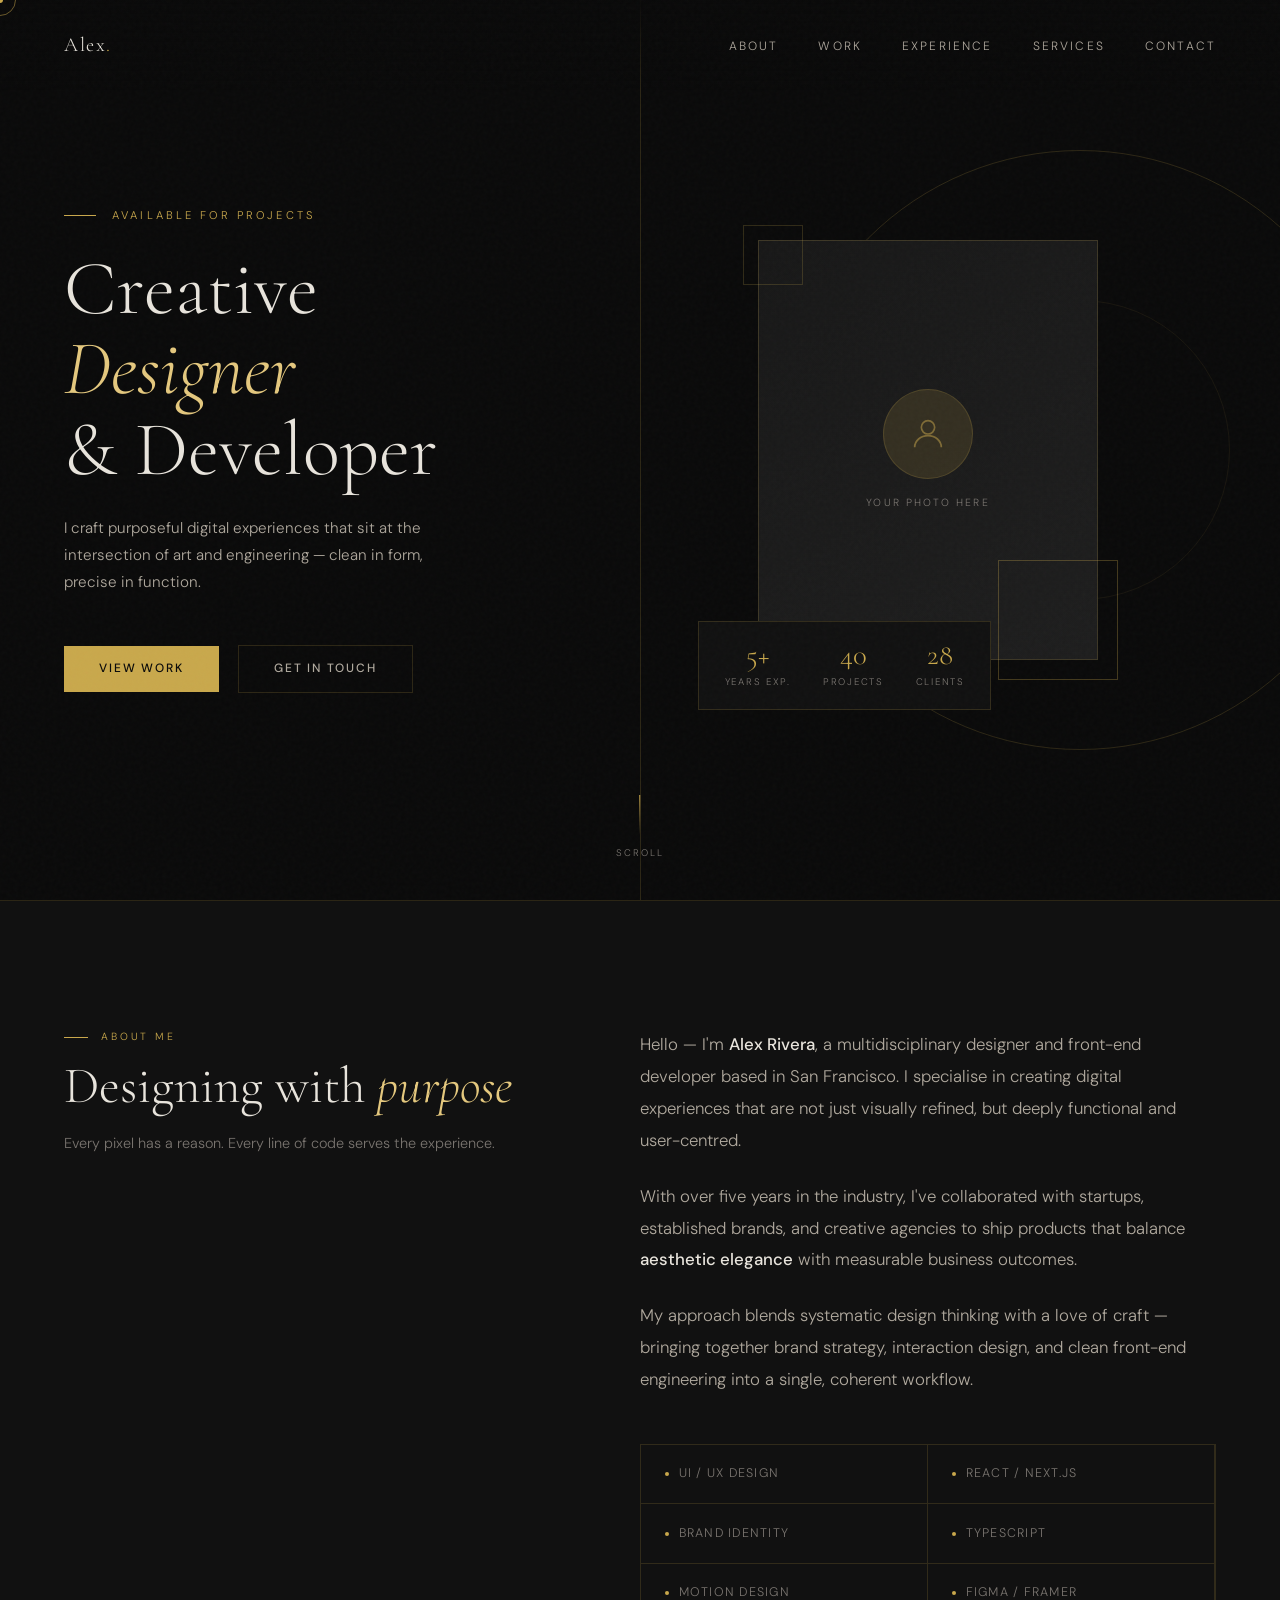
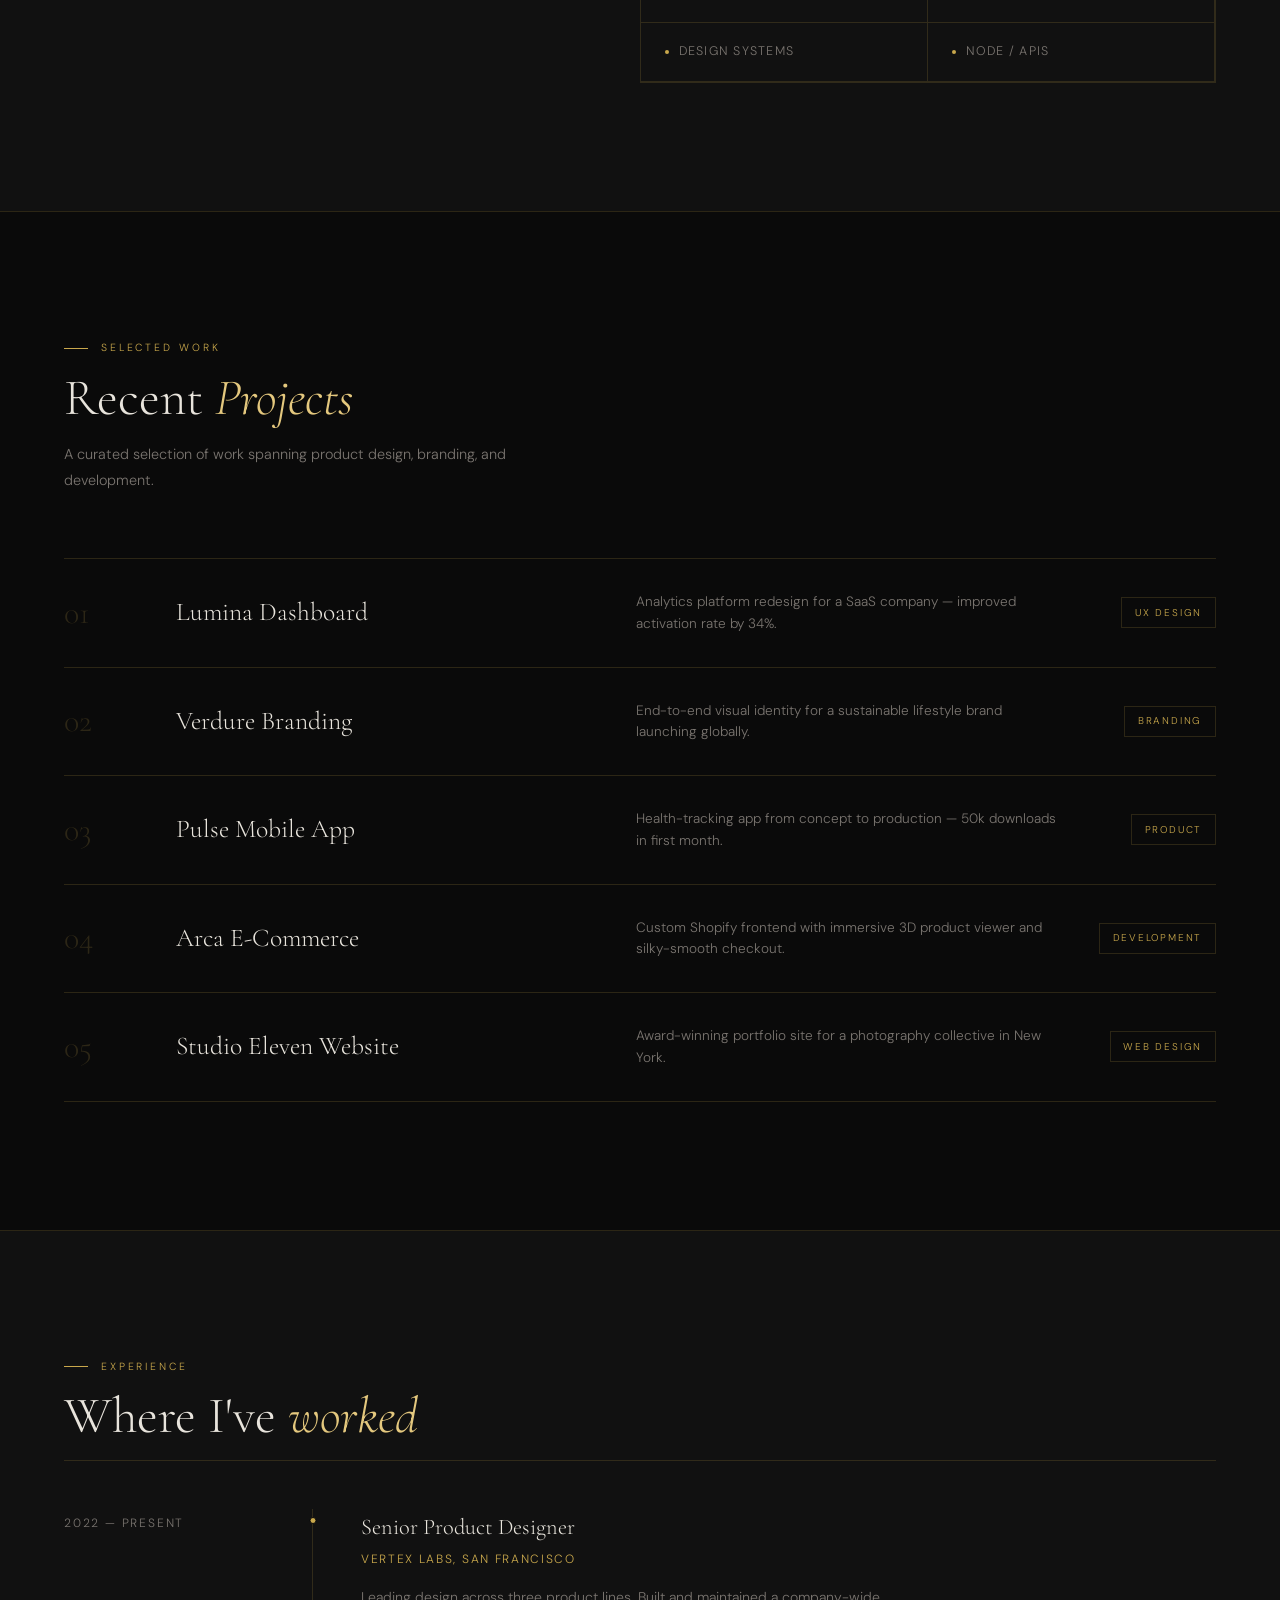
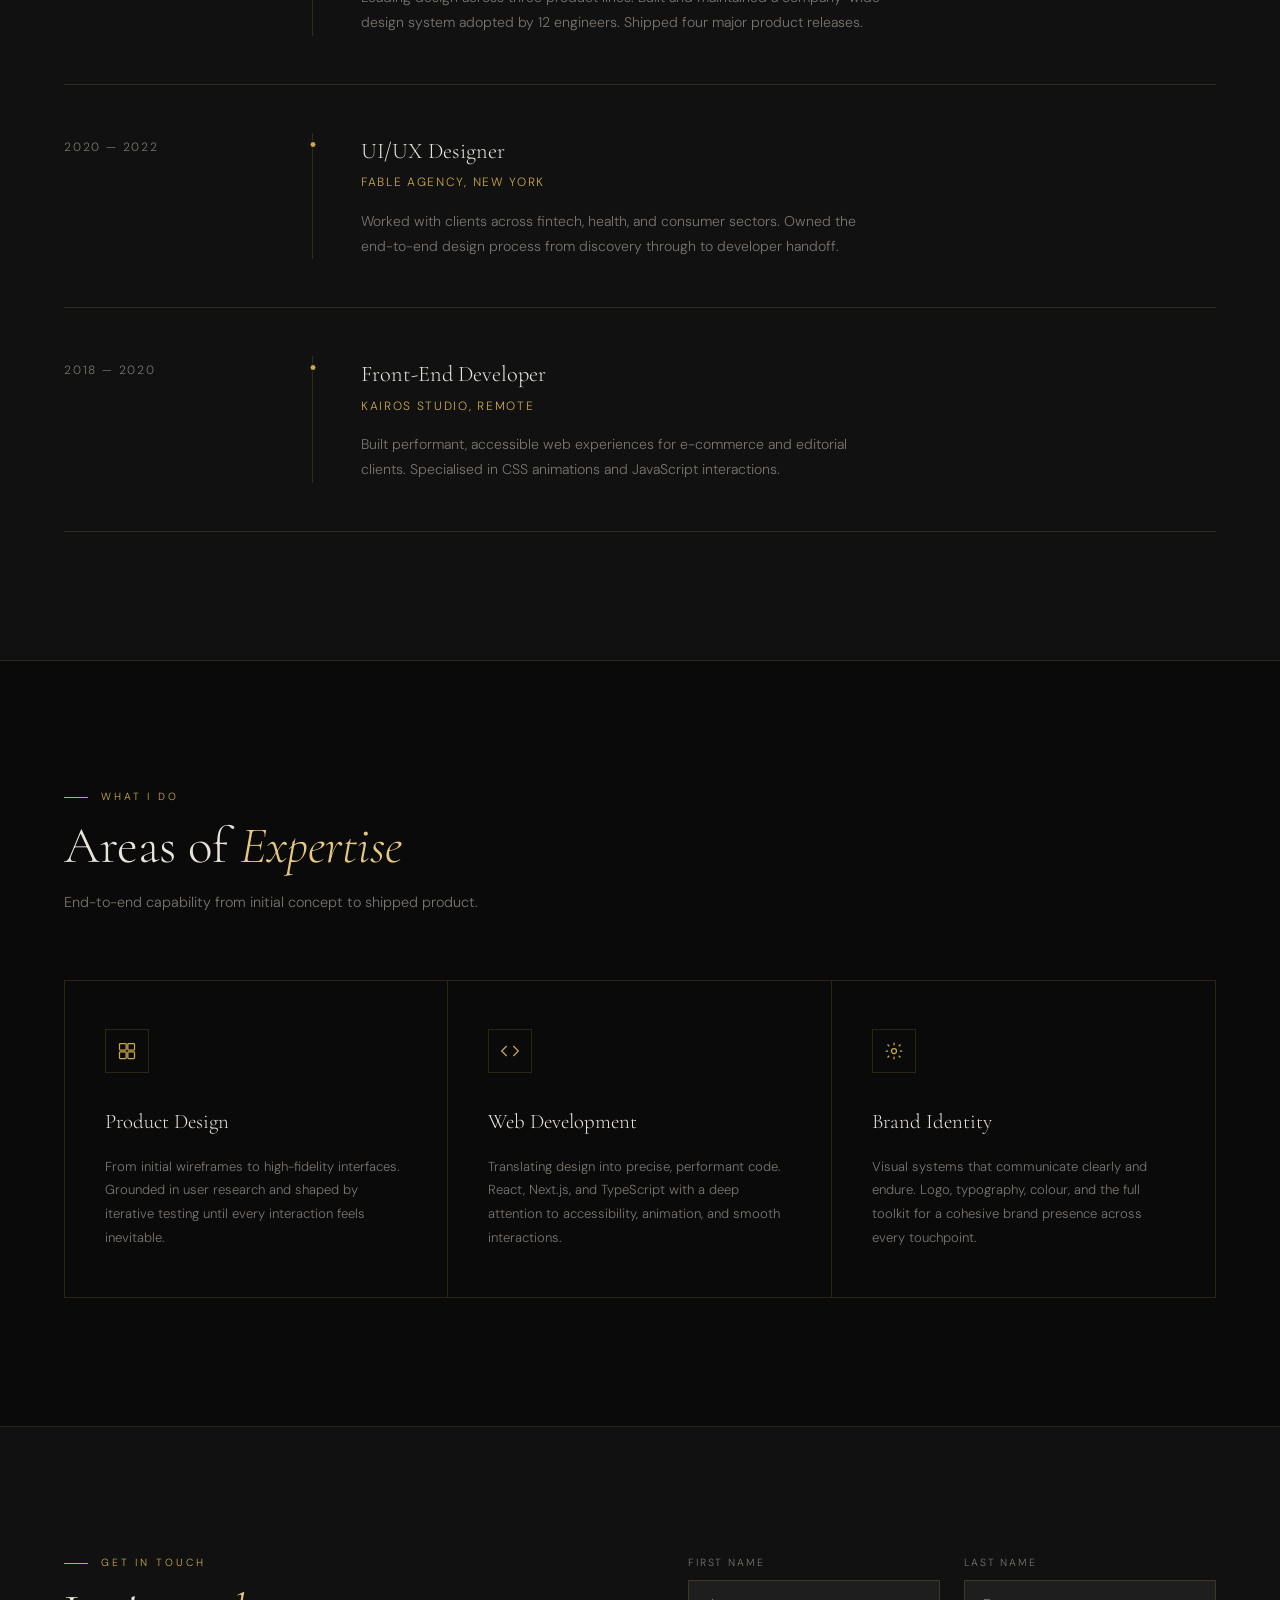
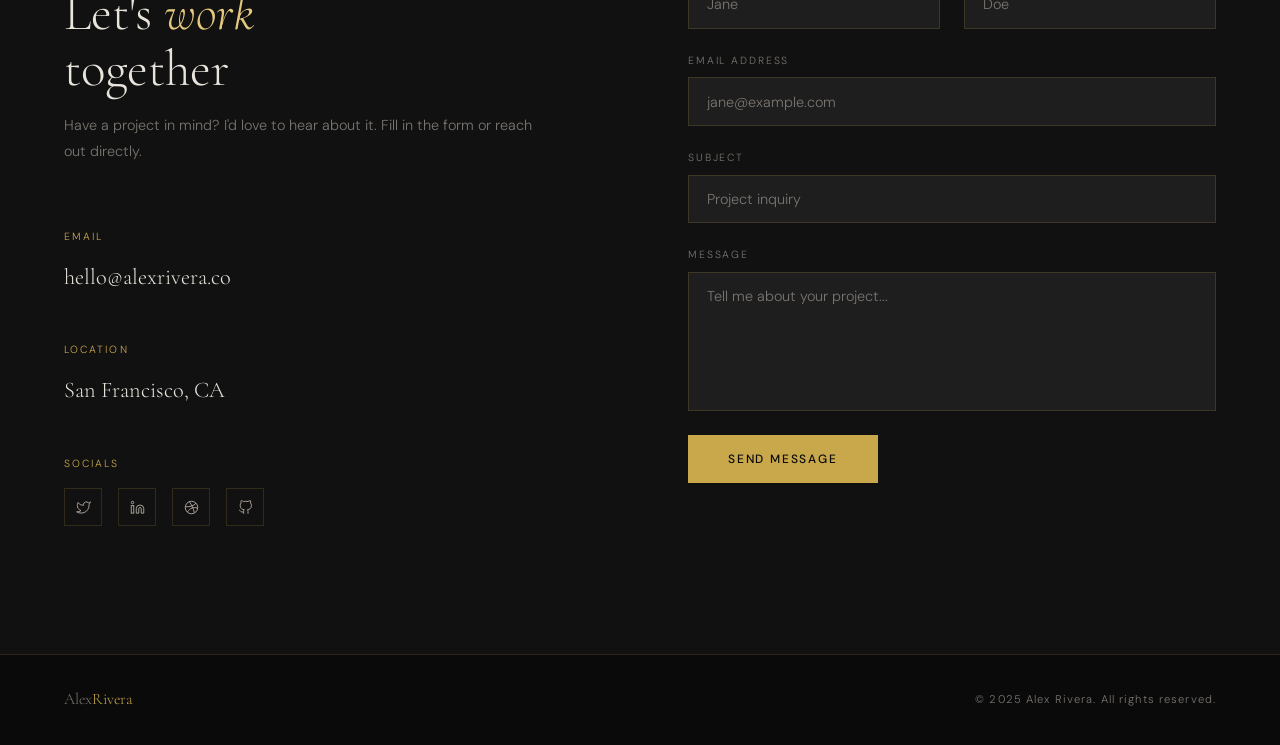
<file: BACKUP/index.html>
<!DOCTYPE html>
<html lang="en">
<head>
  <meta charset="UTF-8" />
  <meta name="viewport" content="width=device-width, initial-scale=1.0" />
  <title>Alex Rivera — Portfolio</title>
  <!-- External CSS -->
  <link rel="stylesheet" href="styles.css" />
  <!-- Google Fonts -->
  <link rel="preconnect" href="https://fonts.googleapis.com" />
  <link rel="preconnect" href="https://fonts.gstatic.com" crossorigin />
  <link href="https://fonts.googleapis.com/css2?family=Cormorant+Garamond:ital,wght@0,300;0,400;0,600;1,300;1,400&family=DM+Sans:ital,opsz,wght@0,9..40,300;0,9..40,400;0,9..40,500;1,9..40,300&display=swap" rel="stylesheet" />
</head>
<body>

<!-- Custom Cursor Elements -->
<div class="cursor-dot" id="cursorDot"></div>
<div class="cursor-ring" id="cursorRing"></div>

<!-- Navigation -->
<nav>
  <a href="#" class="nav-logo">Alex<span>.</span></a>
  <ul class="nav-links">
    <li><a href="#about">About</a></li>
    <li><a href="#work">Work</a></li>
    <li><a href="#experience">Experience</a></li>
    <li><a href="#services">Services</a></li>
    <li><a href="#contact">Contact</a></li>
  </ul>
</nav>

<!-- Hero Section -->
<section class="hero" id="home">
  <div class="hero-bg-line"></div>
  <div class="hero-bg-circle"></div>
  <div class="hero-bg-circle2"></div>

  <div class="hero-left">
    <p class="hero-eyebrow">Available for Projects</p>
    <h1 class="hero-title">
      Creative<br/>
      <em>Designer</em><br/>
      &amp; Developer
    </h1>
    <p class="hero-desc">
      I craft purposeful digital experiences that sit at the intersection of art and engineering — clean in form, precise in function.
    </p>
    <div class="hero-cta">
      <a href="#work" class="btn-primary">View Work</a>
      <a href="#contact" class="btn-ghost">Get in Touch</a>
    </div>
  </div>

  <div class="hero-right">
    <div class="hero-photo-wrap">
      <div class="hero-photo-frame">
        <div class="placeholder-avatar">
          <div class="avatar-icon">
            <svg viewBox="0 0 24 24" fill="none" stroke="currentColor" stroke-width="1" style="stroke:var(--gold)">
              <circle cx="12" cy="8" r="4"/><path d="M4 20c0-4 3.6-7 8-7s8 3 8 7"/>
            </svg>
          </div>
          <span class="placeholder-label">Your Photo Here</span>
        </div>
      </div>
      <div class="hero-photo-deco"></div>
      <div class="hero-photo-deco2"></div>
      <div class="hero-stats">
        <div class="stat-item">
          <div class="stat-num">5+</div>
          <div class="stat-label">Years Exp.</div>
        </div>
        <div class="stat-item">
          <div class="stat-num">40</div>
          <div class="stat-label">Projects</div>
        </div>
        <div class="stat-item">
          <div class="stat-num">28</div>
          <div class="stat-label">Clients</div>
        </div>
      </div>
    </div>
  </div>

  <div class="hero-scroll-indicator">
    <div class="scroll-line"></div>
    <span>Scroll</span>
  </div>
</section>

<div class="divider"></div>

<!-- About Section -->
<section class="about" id="about">
  <div class="about-grid">
    <div class="about-left">
      <p class="section-tag reveal">About Me</p>
      <h2 class="section-title reveal reveal-delay-1">Designing with <em>purpose</em></h2>
      <p class="section-sub reveal reveal-delay-2">
        Every pixel has a reason. Every line of code serves the experience.
      </p>
    </div>
    <div class="about-right">
      <p class="reveal">
        Hello — I'm <strong>Alex Rivera</strong>, a multidisciplinary designer and front-end developer based in San Francisco. I specialise in creating digital experiences that are not just visually refined, but deeply functional and user-centred.
      </p>
      <p class="reveal reveal-delay-1">
        With over five years in the industry, I've collaborated with startups, established brands, and creative agencies to ship products that balance <strong>aesthetic elegance</strong> with measurable business outcomes.
      </p>
      <p class="reveal reveal-delay-2">
        My approach blends systematic design thinking with a love of craft — bringing together brand strategy, interaction design, and clean front-end engineering into a single, coherent workflow.
      </p>
      <div class="skills-grid reveal reveal-delay-3">
        <div class="skill-item"><div class="skill-dot"></div>UI / UX Design</div>
        <div class="skill-item"><div class="skill-dot"></div>React / Next.js</div>
        <div class="skill-item"><div class="skill-dot"></div>Brand Identity</div>
        <div class="skill-item"><div class="skill-dot"></div>TypeScript</div>
        <div class="skill-item"><div class="skill-dot"></div>Motion Design</div>
        <div class="skill-item"><div class="skill-dot"></div>Figma / Framer</div>
        <div class="skill-item"><div class="skill-dot"></div>Design Systems</div>
        <div class="skill-item"><div class="skill-dot"></div>Node / APIs</div>
      </div>
    </div>
  </div>
</section>

<div class="divider"></div>

<!-- Work Section -->
<section class="work" id="work">
  <p class="section-tag reveal">Selected Work</p>
  <h2 class="section-title reveal reveal-delay-1">Recent <em>Projects</em></h2>
  <p class="section-sub reveal reveal-delay-2">A curated selection of work spanning product design, branding, and development.</p>

  <div class="projects-list">
    <a href="#" class="project-item reveal">
      <div class="project-num">01</div>
      <div class="project-name">Lumina Dashboard</div>
      <div class="project-desc">Analytics platform redesign for a SaaS company — improved activation rate by 34%.</div>
      <div class="project-tag">UX Design</div>
      <div class="project-arrow">→</div>
    </a>
    <a href="#" class="project-item reveal reveal-delay-1">
      <div class="project-num">02</div>
      <div class="project-name">Verdure Branding</div>
      <div class="project-desc">End-to-end visual identity for a sustainable lifestyle brand launching globally.</div>
      <div class="project-tag">Branding</div>
      <div class="project-arrow">→</div>
    </a>
    <a href="#" class="project-item reveal reveal-delay-2">
      <div class="project-num">03</div>
      <div class="project-name">Pulse Mobile App</div>
      <div class="project-desc">Health-tracking app from concept to production — 50k downloads in first month.</div>
      <div class="project-tag">Product</div>
      <div class="project-arrow">→</div>
    </a>
    <a href="#" class="project-item reveal reveal-delay-3">
      <div class="project-num">04</div>
      <div class="project-name">Arca E-Commerce</div>
      <div class="project-desc">Custom Shopify frontend with immersive 3D product viewer and silky-smooth checkout.</div>
      <div class="project-tag">Development</div>
      <div class="project-arrow">→</div>
    </a>
    <a href="#" class="project-item reveal reveal-delay-4">
      <div class="project-num">05</div>
      <div class="project-name">Studio Eleven Website</div>
      <div class="project-desc">Award-winning portfolio site for a photography collective in New York.</div>
      <div class="project-tag">Web Design</div>
      <div class="project-arrow">→</div>
    </a>
  </div>
</section>

<div class="divider"></div>

<!-- Experience Section -->
<section class="experience" id="experience">
  <p class="section-tag reveal">Experience</p>
  <h2 class="section-title reveal reveal-delay-1">Where I've <em>worked</em></h2>

  <div class="timeline">
    <div class="timeline-item reveal">
      <div class="timeline-date">2022 — Present</div>
      <div class="timeline-line"></div>
      <div class="timeline-content">
        <div class="timeline-role">Senior Product Designer</div>
        <div class="timeline-company">Vertex Labs, San Francisco</div>
        <div class="timeline-text">Leading design across three product lines. Built and maintained a company-wide design system adopted by 12 engineers. Shipped four major product releases.</div>
      </div>
    </div>
    <div class="timeline-item reveal reveal-delay-1">
      <div class="timeline-date">2020 — 2022</div>
      <div class="timeline-line"></div>
      <div class="timeline-content">
        <div class="timeline-role">UI/UX Designer</div>
        <div class="timeline-company">Fable Agency, New York</div>
        <div class="timeline-text">Worked with clients across fintech, health, and consumer sectors. Owned the end-to-end design process from discovery through to developer handoff.</div>
      </div>
    </div>
    <div class="timeline-item reveal reveal-delay-2">
      <div class="timeline-date">2018 — 2020</div>
      <div class="timeline-line"></div>
      <div class="timeline-content">
        <div class="timeline-role">Front-End Developer</div>
        <div class="timeline-company">Kairos Studio, Remote</div>
        <div class="timeline-text">Built performant, accessible web experiences for e-commerce and editorial clients. Specialised in CSS animations and JavaScript interactions.</div>
      </div>
    </div>
  </div>
</section>

<div class="divider"></div>

<!-- Services Section -->
<section class="services" id="services">
  <p class="section-tag reveal">What I Do</p>
  <h2 class="section-title reveal reveal-delay-1">Areas of <em>Expertise</em></h2>
  <p class="section-sub reveal reveal-delay-2">End-to-end capability from initial concept to shipped product.</p>

  <div class="services-grid reveal reveal-delay-3">
    <div class="service-card">
      <div class="service-icon">
        <svg viewBox="0 0 24 24"><rect x="3" y="3" width="8" height="8" rx="1"/><rect x="13" y="3" width="8" height="8" rx="1"/><rect x="3" y="13" width="8" height="8" rx="1"/><rect x="13" y="13" width="8" height="8" rx="1"/></svg>
      </div>
      <div class="service-name">Product Design</div>
      <div class="service-desc">From initial wireframes to high-fidelity interfaces. Grounded in user research and shaped by iterative testing until every interaction feels inevitable.</div>
    </div>
    <div class="service-card">
      <div class="service-icon">
        <svg viewBox="0 0 24 24"><polyline points="16 18 22 12 16 6"/><polyline points="8 6 2 12 8 18"/></svg>
      </div>
      <div class="service-name">Web Development</div>
      <div class="service-desc">Translating design into precise, performant code. React, Next.js, and TypeScript with a deep attention to accessibility, animation, and smooth interactions.</div>
    </div>
    <div class="service-card">
      <div class="service-icon">
        <svg viewBox="0 0 24 24"><circle cx="12" cy="12" r="3"/><path d="M12 2v3M12 19v3M4.22 4.22l2.12 2.12M17.66 17.66l2.12 2.12M2 12h3M19 12h3M4.22 19.78l2.12-2.12M17.66 6.34l2.12-2.12"/></svg>
      </div>
      <div class="service-name">Brand Identity</div>
      <div class="service-desc">Visual systems that communicate clearly and endure. Logo, typography, colour, and the full toolkit for a cohesive brand presence across every touchpoint.</div>
    </div>
  </div>
</section>

<div class="divider"></div>

<!-- Contact Section -->
<section class="contact" id="contact">
  <div class="contact-inner">
    <div>
      <p class="section-tag reveal">Get in Touch</p>
      <h2 class="section-title reveal reveal-delay-1">Let's <em>work</em><br/>together</h2>
      <p class="section-sub reveal reveal-delay-2">Have a project in mind? I'd love to hear about it. Fill in the form or reach out directly.</p>

      <div class="contact-info reveal reveal-delay-3">
        <div class="contact-block">
          <div class="contact-block-label">Email</div>
          <div class="contact-block-val">hello@alexrivera.co</div>
        </div>
        <div class="contact-block">
          <div class="contact-block-label">Location</div>
          <div class="contact-block-val">San Francisco, CA</div>
        </div>
        <div class="contact-block">
          <div class="contact-block-label">Socials</div>
          <div class="social-row">
            <a href="#" class="social-link" aria-label="Twitter">
              <svg viewBox="0 0 24 24"><path d="M23 3a10.9 10.9 0 0 1-3.14 1.53 4.48 4.48 0 0 0-7.86 3v1A10.66 10.66 0 0 1 3 4s-4 9 5 13a11.64 11.64 0 0 1-7 2c9 5 20 0 20-11.5a4.5 4.5 0 0 0-.08-.83A7.72 7.72 0 0 0 23 3z"/></svg>
            </a>
            <a href="#" class="social-link" aria-label="LinkedIn">
              <svg viewBox="0 0 24 24"><path d="M16 8a6 6 0 0 1 6 6v7h-4v-7a2 2 0 0 0-2-2 2 2 0 0 0-2 2v7h-4v-7a6 6 0 0 1 6-6z"/><rect x="2" y="9" width="4" height="12"/><circle cx="4" cy="4" r="2"/></svg>
            </a>
            <a href="#" class="social-link" aria-label="Dribbble">
              <svg viewBox="0 0 24 24"><circle cx="12" cy="12" r="10"/><path d="M8.56 2.75c4.37 6.03 6.02 9.42 8.03 17.72m2.54-15.38c-3.72 4.35-8.94 5.66-16.88 5.85m19.5 1.9c-3.5-.93-6.63-.82-8.94 0-2.58.92-5.01 2.86-7.44 6.32"/></svg>
            </a>
            <a href="#" class="social-link" aria-label="GitHub">
              <svg viewBox="0 0 24 24"><path d="M9 19c-5 1.5-5-2.5-7-3m14 6v-3.87a3.37 3.37 0 0 0-.94-2.61c3.14-.35 6.44-1.54 6.44-7A5.44 5.44 0 0 0 20 4.77 5.07 5.07 0 0 0 19.91 1S18.73.65 16 2.48a13.38 13.38 0 0 0-7 0C6.27.65 5.09 1 5.09 1A5.07 5.07 0 0 0 5 4.77a5.44 5.44 0 0 0-1.5 3.78c0 5.42 3.3 6.61 6.44 7A3.37 3.37 0 0 0 9 18.13V22"/></svg>
            </a>
          </div>
        </div>
      </div>
    </div>

    <div class="contact-form reveal reveal-delay-2">
      <div class="form-row">
        <div class="form-group">
          <label for="fname">First Name</label>
          <input type="text" id="fname" placeholder="Jane"/>
        </div>
        <div class="form-group">
          <label for="lname">Last Name</label>
          <input type="text" id="lname" placeholder="Doe"/>
        </div>
      </div>
      <div class="form-group">
        <label for="email">Email Address</label>
        <input type="email" id="email" placeholder="jane@example.com"/>
      </div>
      <div class="form-group">
        <label for="subject">Subject</label>
        <input type="text" id="subject" placeholder="Project inquiry"/>
      </div>
      <div class="form-group">
        <label for="message">Message</label>
        <textarea id="message" rows="6" placeholder="Tell me about your project..."></textarea>
      </div>
      <button class="btn-primary" style="align-self:flex-start; border:none; padding:1rem 2.5rem; font-size:0.75rem;">Send Message</button>
    </div>
  </div>
</section>

<!-- Footer -->
<footer>
  <div class="footer-logo">Alex<span>Rivera</span></div>
  <div class="footer-copy">© 2025 Alex Rivera. All rights reserved.</div>
</footer>

<!-- External JavaScript -->
<script src="script.js"></script>
</body>
</html>
</file>
<file: BACKUP/styles.css>
/* styles.css */
:root {
  --bg: #0a0a0a;
  --bg2: #111111;
  --bg3: #181818;
  --surface: #1e1e1e;
  --gold: #c9a84c;
  --gold-light: #e4c87e;
  --gold-dim: rgba(201,168,76,0.15);
  --text: #e8e4dc;
  --text-muted: #7a7570;
  --text-mid: #b0a99e;
  --border: rgba(201,168,76,0.18);
  --serif: 'Cormorant Garamond', Georgia, serif;
  --sans: 'DM Sans', sans-serif;
  --radius: 2px;
}

*, *::before, *::after { box-sizing: border-box; margin: 0; padding: 0; }

html { scroll-behavior: smooth; font-size: 16px; }

body {
  background: var(--bg);
  color: var(--text);
  font-family: var(--sans);
  font-weight: 300;
  line-height: 1.6;
  overflow-x: hidden;
  cursor: none;
}

/* ── Custom Cursor ── */
.cursor-dot {
  position: fixed; top:0; left:0; width:6px; height:6px;
  background: var(--gold); border-radius:50%;
  pointer-events:none; z-index:9999;
  transform: translate(-50%,-50%);
  transition: transform 0.08s ease;
}
.cursor-ring {
  position:fixed; top:0; left:0; width:32px; height:32px;
  border: 1px solid rgba(201,168,76,0.5); border-radius:50%;
  pointer-events:none; z-index:9998;
  transform: translate(-50%,-50%);
  transition: transform 0.18s ease, width 0.2s, height 0.2s, border-color 0.2s;
}
body:hover .cursor-ring { opacity:1; }

/* ── Noise Texture Overlay ── */
body::before {
  content:''; position:fixed; inset:0;
  background-image: url("data:image/svg+xml,%3Csvg viewBox='0 0 256 256' xmlns='http://www.w3.org/2000/svg'%3E%3Cfilter id='n'%3E%3CfeTurbulence type='fractalNoise' baseFrequency='0.9' numOctaves='4' stitchTiles='stitch'/%3E%3C/filter%3E%3Crect width='100%25' height='100%25' filter='url(%23n)' opacity='1'/%3E%3C/svg%3E");
  opacity: 0.025; pointer-events:none; z-index:9997;
}

/* ── Navigation ── */
nav {
  position: fixed; top:0; left:0; right:0; z-index:100;
  display: flex; align-items:center; justify-content:space-between;
  padding: 1.8rem 4rem;
  background: linear-gradient(to bottom, rgba(10,10,10,0.95) 0%, transparent 100%);
  backdrop-filter: blur(0px);
}
.nav-logo {
  font-family: var(--serif); font-size: 1.25rem; font-weight:300;
  color: var(--text); letter-spacing:0.08em; text-decoration:none;
}
.nav-logo span { color: var(--gold); }
.nav-links { display:flex; gap:2.5rem; list-style:none; }
.nav-links a {
  font-size: 0.75rem; letter-spacing:0.18em; text-transform:uppercase;
  color: var(--text-mid); text-decoration:none;
  transition: color 0.3s;
  position:relative;
}
.nav-links a::after {
  content:''; position:absolute; bottom:-3px; left:0; right:0; height:1px;
  background: var(--gold); transform:scaleX(0); transform-origin:left;
  transition: transform 0.3s ease;
}
.nav-links a:hover { color: var(--gold); }
.nav-links a:hover::after { transform:scaleX(1); }

/* ── Hero ── */
.hero {
  min-height: 100vh;
  display: grid; grid-template-columns: 1fr 1fr;
  align-items: center;
  padding: 0 4rem;
  position: relative;
  overflow: hidden;
}
.hero-bg-line {
  position:absolute; top:0; bottom:0; left:50%; width:1px;
  background: var(--border); pointer-events:none;
}
.hero-bg-circle {
  position:absolute; width:600px; height:600px;
  border-radius:50%; border: 1px solid var(--border);
  top:50%; right:-100px; transform:translateY(-50%);
  pointer-events:none;
}
.hero-bg-circle2 {
  position:absolute; width:300px; height:300px;
  border-radius:50%; border: 1px solid rgba(201,168,76,0.08);
  top:50%; right:50px; transform:translateY(-50%);
  pointer-events:none;
}
.hero-left { padding-right: 4rem; }
.hero-eyebrow {
  font-size: 0.7rem; letter-spacing:0.28em; text-transform:uppercase;
  color: var(--gold); margin-bottom: 1.5rem;
  display:flex; align-items:center; gap:1rem;
}
.hero-eyebrow::before {
  content:''; display:inline-block; width:2rem; height:1px;
  background: var(--gold);
}
.hero-title {
  font-family: var(--serif); font-size: clamp(3.5rem, 6vw, 6rem);
  font-weight: 300; line-height: 1.05;
  color: var(--text); margin-bottom: 1.5rem;
}
.hero-title em { font-style:italic; color: var(--gold-light); }
.hero-desc {
  font-size: 0.95rem; color: var(--text-mid); max-width: 380px;
  margin-bottom: 3rem; line-height: 1.8;
}
.hero-cta {
  display:flex; gap:1.2rem; align-items:center;
}
.btn-primary {
  padding: 0.85rem 2.2rem; background: var(--gold);
  color: #0a0a0a; font-family: var(--sans); font-size:0.75rem;
  font-weight:500; letter-spacing:0.15em; text-transform:uppercase;
  text-decoration:none; border:none; cursor:none;
  transition: background 0.3s, transform 0.2s;
  display:inline-block;
}
.btn-primary:hover { background: var(--gold-light); transform:translateY(-1px); }
.btn-ghost {
  padding: 0.85rem 2.2rem; border: 1px solid var(--border);
  color: var(--text-mid); font-family: var(--sans); font-size:0.75rem;
  font-weight:500; letter-spacing:0.15em; text-transform:uppercase;
  text-decoration:none; cursor:none;
  transition: border-color 0.3s, color 0.3s;
}
.btn-ghost:hover { border-color: var(--gold); color: var(--gold); }

.hero-right {
  display:flex; justify-content:center; align-items:center;
  position:relative; height:100%;
}
.hero-photo-wrap {
  position:relative; width:340px; height:420px;
}
.hero-photo-frame {
  position:absolute; inset:0;
  background: var(--surface);
  border: 1px solid var(--border);
  overflow:hidden;
}
.hero-photo-frame img {
  width:100%; height:100%; object-fit:cover; opacity:0.85;
  filter: grayscale(20%);
}
.hero-photo-frame .placeholder-avatar {
  width:100%; height:100%;
  background: linear-gradient(145deg, var(--bg3) 0%, var(--surface) 100%);
  display:flex; flex-direction:column; align-items:center; justify-content:center;
  gap:1rem;
}
.avatar-icon {
  width:90px; height:90px; border-radius:50%;
  background: var(--gold-dim); border: 1px solid var(--border);
  display:flex; align-items:center; justify-content:center;
}
.avatar-icon svg { width:40px; height:40px; opacity:0.5; }
.placeholder-label {
  font-size:0.65rem; letter-spacing:0.2em; text-transform:uppercase;
  color: var(--text-muted);
}
.hero-photo-deco {
  position:absolute; bottom:-20px; right:-20px; width:120px; height:120px;
  border: 1px solid var(--gold); opacity:0.3;
  pointer-events:none;
}
.hero-photo-deco2 {
  position:absolute; top:-15px; left:-15px; width:60px; height:60px;
  border: 1px solid var(--gold); opacity:0.2;
  pointer-events:none;
}
.hero-stats {
  position:absolute; bottom:-50px; left:-60px;
  background: var(--bg2); border: 1px solid var(--border);
  padding: 1.2rem 1.6rem; display:flex; gap:2rem;
}
.stat-item { text-align:center; }
.stat-num {
  font-family: var(--serif); font-size:1.8rem; font-weight:300;
  color: var(--gold); line-height:1;
}
.stat-label {
  font-size:0.6rem; letter-spacing:0.18em; text-transform:uppercase;
  color: var(--text-muted); margin-top:0.3rem;
}

.hero-scroll-indicator {
  position:absolute; bottom:2.5rem; left:50%; transform:translateX(-50%);
  display:flex; flex-direction:column; align-items:center; gap:0.6rem;
  color: var(--text-muted); font-size:0.6rem; letter-spacing:0.2em; text-transform:uppercase;
}
.scroll-line {
  width:1px; height:40px; background: linear-gradient(to bottom, var(--gold), transparent);
  animation: scrollPulse 2s ease-in-out infinite;
}
@keyframes scrollPulse {
  0%,100% { opacity:0.3; transform:scaleY(1); }
  50% { opacity:1; transform:scaleY(1.2); }
}

/* ── Section Shared ── */
section { padding: 8rem 4rem; }
.section-tag {
  font-size:0.65rem; letter-spacing:0.28em; text-transform:uppercase;
  color: var(--gold); margin-bottom:0.8rem;
  display:flex; align-items:center; gap:0.8rem;
}
.section-tag::before {
  content:''; display:inline-block; width:1.5rem; height:1px; background:var(--gold);
}
.section-title {
  font-family: var(--serif); font-size: clamp(2.2rem, 4vw, 3.5rem);
  font-weight:300; line-height:1.1; margin-bottom:1rem; color: var(--text);
}
.section-title em { font-style:italic; color:var(--gold-light); }
.section-sub {
  font-size:0.9rem; color:var(--text-muted); max-width:480px; line-height:1.8;
  margin-bottom: 4rem;
}
.divider {
  width:100%; height:1px; background: var(--border); margin: 0;
}

/* ── About ── */
.about { background: var(--bg2); }
.about-grid {
  display:grid; grid-template-columns: 1fr 1.2fr; gap:6rem; align-items:start;
}
.about-left { position:sticky; top:6rem; }
.about-right p {
  font-size:1.05rem; line-height:1.9; color:var(--text-mid);
  margin-bottom:1.5rem;
}
.about-right p strong { color:var(--text); font-weight:500; }
.skills-grid {
  display:grid; grid-template-columns:1fr 1fr; gap:0;
  margin-top:3rem; border: 1px solid var(--border);
}
.skill-item {
  padding:1.2rem 1.5rem; border-right:1px solid var(--border);
  border-bottom:1px solid var(--border);
  font-size:0.78rem; letter-spacing:0.1em; text-transform:uppercase;
  color:var(--text-muted); transition: background 0.3s, color 0.3s;
  display:flex; align-items:center; gap:0.6rem;
}
.skill-item:hover { background:var(--gold-dim); color:var(--gold); }
.skill-dot { width:4px; height:4px; border-radius:50%; background:var(--gold); flex-shrink:0; }

/* ── Work / Projects ── */
.work { background: var(--bg); }
.projects-list { display:flex; flex-direction:column; gap:0; }
.project-item {
  display:grid; grid-template-columns: 80px 1fr 1fr 120px;
  align-items:center; gap:2rem;
  padding:2rem 0; border-bottom:1px solid var(--border);
  transition: background 0.3s;
  position:relative;
  text-decoration:none; color:inherit;
  cursor:none;
}
.project-item:first-child { border-top:1px solid var(--border); }
.project-item::after {
  content:''; position:absolute; inset:0 -4rem;
  background: var(--gold-dim); opacity:0;
  transition: opacity 0.3s; pointer-events:none;
}
.project-item:hover::after { opacity:1; }
.project-num {
  font-family:var(--serif); font-size:2rem; font-weight:300;
  color:var(--border); line-height:1;
}
.project-name {
  font-family:var(--serif); font-size:1.6rem; font-weight:300;
  color:var(--text);
}
.project-desc { font-size:0.85rem; color:var(--text-muted); line-height:1.6; }
.project-tag {
  font-size:0.62rem; letter-spacing:0.18em; text-transform:uppercase;
  color:var(--gold); border:1px solid var(--border); padding:0.4rem 0.8rem;
  text-align:center; justify-self:end;
}
.project-arrow {
  position:absolute; right:-2rem; top:50%; transform:translateY(-50%);
  color:var(--gold); font-size:1.2rem; opacity:0;
  transition: opacity 0.3s, right 0.3s;
}
.project-item:hover .project-arrow { opacity:1; right:-0.5rem; }

/* ── Experience ── */
.experience { background: var(--bg2); }
.timeline { display:flex; flex-direction:column; gap:0; }
.timeline-item {
  display:grid; grid-template-columns: 200px 1px 1fr;
  gap:0 3rem; padding:3rem 0;
  border-bottom:1px solid var(--border);
  position:relative;
}
.timeline-item:first-child { border-top:1px solid var(--border); }
.timeline-date {
  font-size:0.75rem; letter-spacing:0.15em; text-transform:uppercase;
  color:var(--text-muted); padding-top:0.3rem;
}
.timeline-line { background:var(--border); position:relative; }
.timeline-line::before {
  content:''; position:absolute; top:0.5rem; left:50%; transform:translateX(-50%);
  width:7px; height:7px; border-radius:50%;
  background:var(--gold); border:1px solid var(--bg);
}
.timeline-content { padding-left:0; }
.timeline-role {
  font-family:var(--serif); font-size:1.4rem; font-weight:300;
  color:var(--text); margin-bottom:0.3rem;
}
.timeline-company {
  font-size:0.75rem; letter-spacing:0.14em; text-transform:uppercase;
  color:var(--gold); margin-bottom:1rem;
}
.timeline-text {
  font-size:0.88rem; color:var(--text-muted); line-height:1.8; max-width:520px;
}

/* ── Services ── */
.services { background:var(--bg); }
.services-grid {
  display:grid; grid-template-columns:1fr 1fr 1fr; gap:0;
  border:1px solid var(--border);
}
.service-card {
  padding:3rem 2.5rem; border-right:1px solid var(--border);
  transition: background 0.4s;
}
.service-card:last-child { border-right:none; }
.service-card:hover { background:var(--bg2); }
.service-icon {
  width:44px; height:44px; border:1px solid var(--border);
  display:flex; align-items:center; justify-content:center;
  margin-bottom:2rem;
  transition: border-color 0.3s;
}
.service-card:hover .service-icon { border-color:var(--gold); }
.service-icon svg { width:20px; height:20px; stroke:var(--gold); fill:none; stroke-width:1.5; }
.service-name {
  font-family:var(--serif); font-size:1.3rem; font-weight:300;
  color:var(--text); margin-bottom:1rem;
}
.service-desc { font-size:0.82rem; color:var(--text-muted); line-height:1.8; }

/* ── Contact ── */
.contact { background:var(--bg2); }
.contact-inner {
  display:grid; grid-template-columns:1fr 1fr; gap:6rem; align-items:start;
}
.contact-form { display:flex; flex-direction:column; gap:1.5rem; }
.form-row { display:grid; grid-template-columns:1fr 1fr; gap:1.5rem; }
.form-group { display:flex; flex-direction:column; gap:0.5rem; }
.form-group label {
  font-size:0.65rem; letter-spacing:0.18em; text-transform:uppercase;
  color:var(--text-muted);
}
.form-group input, .form-group textarea {
  background:var(--surface); border:1px solid var(--border);
  color:var(--text); font-family:var(--sans); font-size:0.9rem; font-weight:300;
  padding:0.9rem 1.1rem; outline:none; resize:none;
  transition: border-color 0.3s;
}
.form-group input:focus, .form-group textarea:focus {
  border-color:var(--gold);
}
.form-group input::placeholder, .form-group textarea::placeholder {
  color:var(--text-muted);
}
.contact-info { display:flex; flex-direction:column; gap:3rem; }
.contact-block {}
.contact-block-label {
  font-size:0.65rem; letter-spacing:0.2em; text-transform:uppercase;
  color:var(--gold); margin-bottom:0.8rem;
}
.contact-block-val {
  font-family:var(--serif); font-size:1.4rem; font-weight:300; color:var(--text);
}
.social-row { display:flex; gap:1rem; margin-top:1rem; }
.social-link {
  width:38px; height:38px; border:1px solid var(--border);
  display:flex; align-items:center; justify-content:center;
  text-decoration:none; transition:border-color 0.3s, background 0.3s;
  cursor:none;
}
.social-link:hover { border-color:var(--gold); background:var(--gold-dim); }
.social-link svg { width:15px; height:15px; stroke:var(--text-mid); fill:none; stroke-width:1.5; }
.social-link:hover svg { stroke:var(--gold); }

/* ── Footer ── */
footer {
  background:var(--bg); border-top:1px solid var(--border);
  padding:2rem 4rem; display:flex; align-items:center; justify-content:space-between;
}
.footer-logo { font-family:var(--serif); font-size:1rem; color:var(--text-muted); }
.footer-logo span { color:var(--gold); }
.footer-copy { font-size:0.7rem; letter-spacing:0.1em; color:var(--text-muted); }

/* ── Animations ── */
.reveal {
  opacity:0; transform:translateY(28px);
  transition: opacity 0.8s cubic-bezier(0.16,1,0.3,1), transform 0.8s cubic-bezier(0.16,1,0.3,1);
}
.reveal.visible { opacity:1; transform:translateY(0); }
.reveal-delay-1 { transition-delay:0.1s; }
.reveal-delay-2 { transition-delay:0.2s; }
.reveal-delay-3 { transition-delay:0.3s; }
.reveal-delay-4 { transition-delay:0.4s; }

/* Hero entrance */
.hero-eyebrow { animation: fadeUp 0.9s 0.2s both cubic-bezier(0.16,1,0.3,1); }
.hero-title { animation: fadeUp 0.9s 0.4s both cubic-bezier(0.16,1,0.3,1); }
.hero-desc { animation: fadeUp 0.9s 0.55s both cubic-bezier(0.16,1,0.3,1); }
.hero-cta { animation: fadeUp 0.9s 0.7s both cubic-bezier(0.16,1,0.3,1); }
.hero-photo-wrap { animation: fadeIn 1.2s 0.5s both cubic-bezier(0.16,1,0.3,1); }
@keyframes fadeUp {
  from { opacity:0; transform:translateY(30px); }
  to { opacity:1; transform:translateY(0); }
}
@keyframes fadeIn {
  from { opacity:0; } to { opacity:1; }
}

/* ── Responsive ── */
@media (max-width: 900px) {
  nav { padding:1.5rem 2rem; }
  .nav-links { display:none; }
  .hero { grid-template-columns:1fr; padding:8rem 2rem 4rem; text-align:center; min-height:auto; }
  .hero-bg-line, .hero-bg-circle, .hero-bg-circle2 { display:none; }
  .hero-left { padding:0; }
  .hero-eyebrow { justify-content:center; }
  .hero-desc { margin:0 auto 3rem; }
  .hero-cta { justify-content:center; }
  .hero-right { margin-top:4rem; justify-content:center; }
  .hero-stats { position:static; margin-top:2rem; }
  section { padding:5rem 2rem; }
  .about-grid, .contact-inner { grid-template-columns:1fr; gap:3rem; }
  .about-left { position:static; }
  .services-grid { grid-template-columns:1fr; }
  .service-card { border-right:none; border-bottom:1px solid var(--border); }
  .service-card:last-child { border-bottom:none; }
  .project-item { grid-template-columns:50px 1fr; gap:1rem; }
  .project-desc, .project-tag { display:none; }
  .timeline-item { grid-template-columns:1fr; gap:0.5rem; }
  .timeline-line { display:none; }
  .form-row { grid-template-columns:1fr; }
  footer { flex-direction:column; gap:1rem; text-align:center; padding:2rem; }
}
</file>
